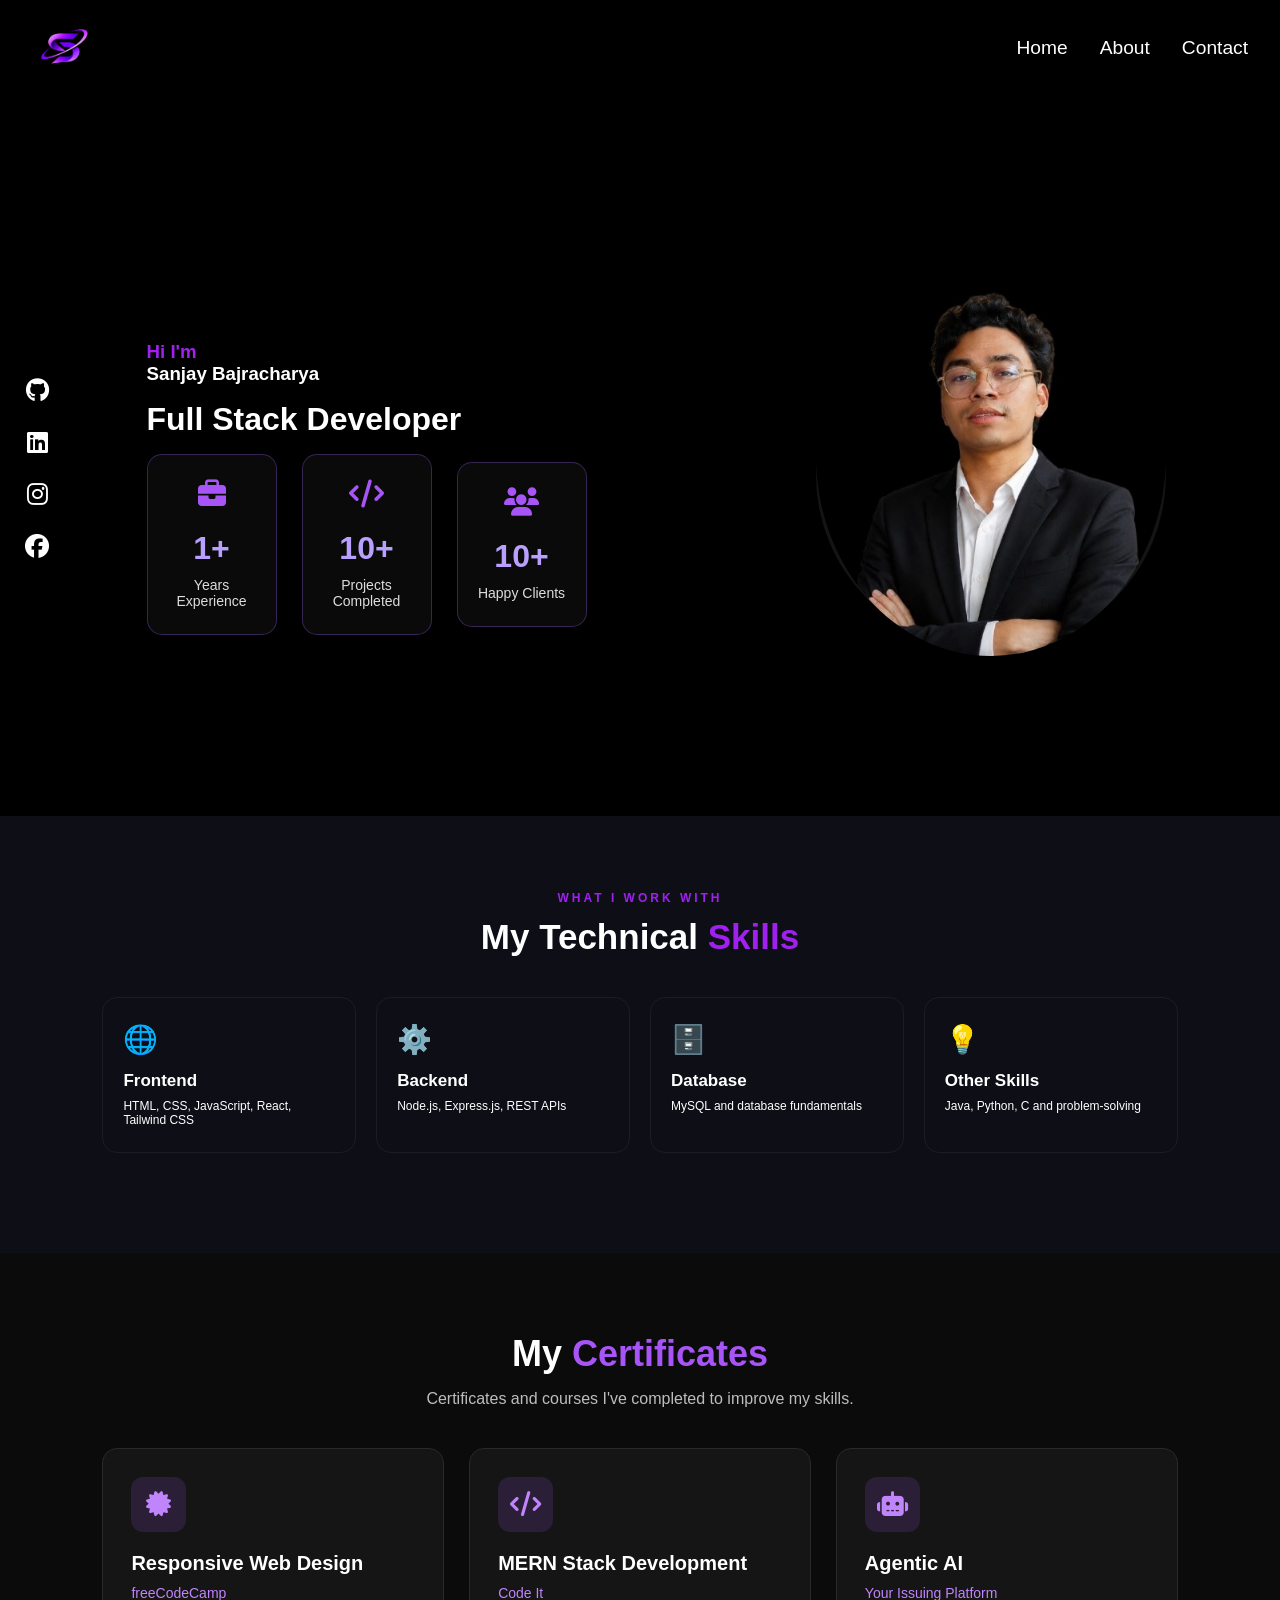
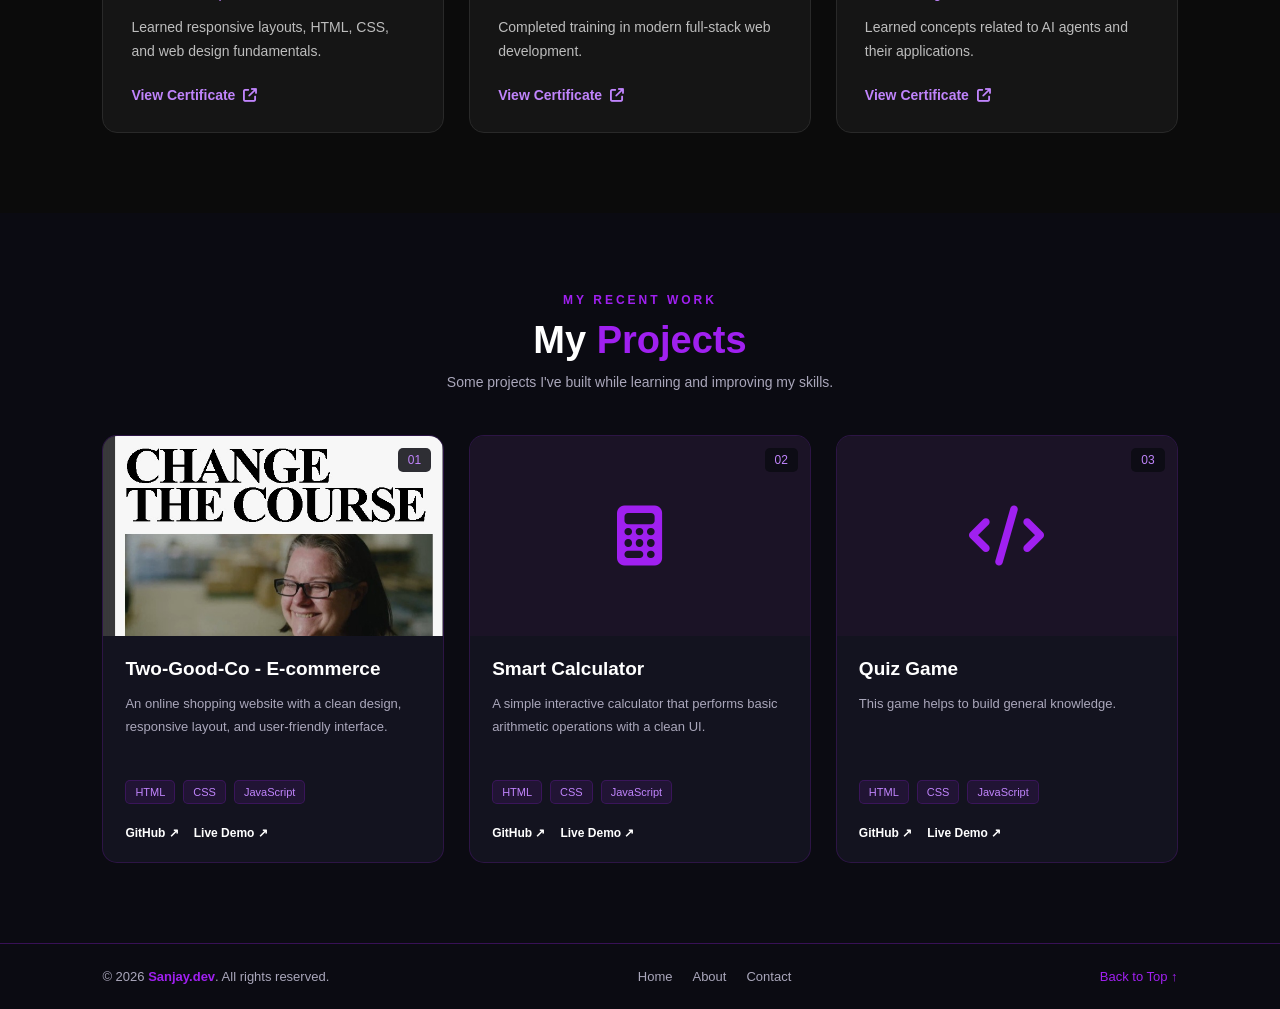
<file: index.html>
<!doctype html>
<html lang="en">
  <head>
    <meta charset="UTF-8" />
    <meta name="viewport" content="width=device-width, initial-scale=1.0" />
    <title>Portfolio</title>
    <link rel="stylesheet" href="style.css" />

    <link
      rel="stylesheet"
      href="https://cdnjs.cloudflare.com/ajax/libs/font-awesome/6.7.2/css/all.min.css"
    />
  </head>
  <body>
    <div class="Container">
      <div class="nav-bar">
        <div id="logo">
          <img src="images/logo.jpg" alt="Logo" />
        </div>
        <div class="nav-links" id="navLinks">
          <a href="index.html">Home</a>
          <a href="navlinks/About.html">About</a>
          <a href="navlinks/Contact.html">Contact</a>
          <a href="navlinks/Contact.html" class="mobile-hire">Hire Me</a>
        </div>
        <button
          id="menubar"
          aria-label="Open navigation menu"
          aria-expanded="false"
          aria-controls="navLinks"
        >
          <i class="fa-solid fa-bars"></i>
        </button>
      </div>
      <div class="heroSection">
        <div class="intro">
          <h3>
            <span> Hi I'm</span> <br />
            Sanjay Bajracharya
          </h3>
          <h1>Full Stack Developer</h1>

          <div class="social-icons">
            <a
              href="https://github.com/sanjaybajra"
              target="_blank"
              aria-label="GitHub"
            >
              <i class="fa-brands fa-github"></i>
            </a>

            <a
              href="https://linkedin.com/in/sanjay-bajracharya-6b6b513b9"
              target="_blank"
              aria-label="LinkedIn"
            >
              <i class="fa-brands fa-linkedin"></i>
            </a>

            <a
              href="https://instagram.com/sanjay_bajracharya7"
              target="_blank"
              aria-label="Instagram"
            >
              <i class="fa-brands fa-instagram"></i>
            </a>

            <a
              href="https://facebook.com/sanjay.bajracharya.71"
              target="_blank"
              aria-label="Facebook"
            >
              <i class="fa-brands fa-facebook"></i>
            </a>
          </div>

          <section class="stats">
            <div class="stat-box">
              <i class="fa-solid fa-briefcase"></i>
              <h2>1+</h2>
              <p>Years Experience</p>
            </div>

            <div class="stat-box">
              <i class="fa-solid fa-code"></i>
              <h2>10+</h2>
              <p>Projects Completed</p>
            </div>

            <div class="stat-box">
              <i class="fa-solid fa-users"></i>
              <h2>10+</h2>
              <p>Happy Clients</p>
            </div>
          </section>
        </div>
        <div class="picture-container">
          <div class="gray-circle"></div>
          <img
            src="images/hero-image.jpg"
            alt="Profile Picture"
            class="profile-img"
          />
        </div>
      </div>
      <section class="skills-section">
        <p class="subtitle">WHAT I WORK WITH</p>
        <h2>My Technical <span>Skills</span></h2>

        <div class="skills-grid">
          <div class="skill-card">
            <span class="skill-icon">🌐</span>
            <h3>Frontend</h3>
            <p>HTML, CSS, JavaScript, React, Tailwind CSS</p>
          </div>

          <div class="skill-card">
            <span class="skill-icon">⚙️</span>
            <h3>Backend</h3>
            <p>Node.js, Express.js, REST APIs</p>
          </div>

          <div class="skill-card">
            <span class="skill-icon">🗄️</span>
            <h3>Database</h3>
            <p>MySQL and database fundamentals</p>
          </div>

          <div class="skill-card">
            <span class="skill-icon">💡</span>
            <h3>Other Skills</h3>
            <p>Java, Python, C and problem-solving</p>
          </div>
        </div>
      </section>

      <!-- Certificates Section -->
      <section class="certificates-section" id="certificates">
        <h2>My <span>Certificates</span></h2>
        <p class="section-description">
          Certificates and courses I've completed to improve my skills.
        </p>

        <div class="certificates-grid">
          <!-- Certificate 1 -->
          <div class="certificate-card">
            <div class="certificate-icon">
              <i class="fa-solid fa-certificate"></i>
            </div>
            <h3>Responsive Web Design</h3>
            <p class="certificate-issuer">freeCodeCamp</p>
            <p class="certificate-description">
              Learned responsive layouts, HTML, CSS, and web design
              fundamentals.
            </p>
            <a
              href="https://www.freecodecamp.org/certification/sanjaybajracharya12/responsive-web-design-v9"
              target="_blank"
              rel="noopener noreferrer"
              class="certificate-btn"
            >
              View Certificate
              <i class="fa-solid fa-arrow-up-right-from-square"></i>
            </a>
          </div>

          <!-- Certificate 2 -->
          <div class="certificate-card">
            <div class="certificate-icon">
              <i class="fa-solid fa-code"></i>
            </div>
            <h3>MERN Stack Development</h3>
            <p class="certificate-issuer">Code It</p>
            <p class="certificate-description">
              Completed training in modern full-stack web development.
            </p>
            <a
              href="images/mernstack.jpeg"
              target="_blank"
              rel="noopener noreferrer"
              class="certificate-btn"
            >
              View Certificate
              <i class="fa-solid fa-arrow-up-right-from-square"></i>
            </a>
          </div>

          <!-- Certificate 3 -->
          <div class="certificate-card">
            <div class="certificate-icon">
              <i class="fa-solid fa-robot"></i>
            </div>
            <h3>Agentic AI</h3>
            <p class="certificate-issuer">Your Issuing Platform</p>
            <p class="certificate-description">
              Learned concepts related to AI agents and their applications.
            </p>
            <a
              href="images/agenticai.jpeg"
              target="_blank"
              rel="noopener noreferrer"
              class="certificate-btn"
            >
              View Certificate
              <i class="fa-solid fa-arrow-up-right-from-square"></i>
            </a>
          </div>
        </div>
      </section>

      <section class="projects-section" id="projects">
        <div class="projects-heading">
          <p class="subtitle">MY RECENT WORK</p>
          <h2>My <span>Projects</span></h2>
          <p>
            Some projects I've built while learning and improving my skills.
          </p>
        </div>

        <div class="projects-grid">
          <!-- Project 1 -->
          <div class="project-card">
            <div class="project-image">
              <img src="images/twogoodgo.jpg" alt="Velmora ecommerce website" />
              <span class="project-number">01</span>
            </div>

            <div class="project-content">
              <h3>Two-Good-Co - E-commerce</h3>
              <p>
                An online shopping website with a clean design, responsive
                layout, and user-friendly interface.
              </p>

              <div class="tech-tags">
                <span>HTML</span>
                <span>CSS</span>
                <span>JavaScript</span>
              </div>

              <div class="project-links">
                <a
                  href="https://github.com/sanjaybajra/Two-Good-Co"
                  target="_blank"
                  rel="noopener noreferrer"
                >
                  GitHub ↗
                </a>
                <a
                  href="YOUR-LIVE-DEMO-URL"
                  target="_blank"
                  rel="noopener noreferrer"
                >
                  Live Demo ↗
                </a>
              </div>
            </div>
          </div>

          <!-- Project 2 -->
          <div class="project-card">
            <div class="project-image project-placeholder">
              <span>02</span>
              <i class="fa-solid fa-calculator"></i>
            </div>

            <div class="project-content">
              <h3>Smart Calculator</h3>
              <p>
                A simple interactive calculator that performs basic arithmetic
                operations with a clean UI.
              </p>

              <div class="tech-tags">
                <span>HTML</span>
                <span>CSS</span>
                <span>JavaScript</span>
              </div>

              <div class="project-links">
                <a
                  href="https://github.com/sanjaybajra/CodeAlpha_Calculator"
                  target="_blank"
                  rel="noopener noreferrer"
                >
                  GitHub ↗
                </a>
                <a
                  href="YOUR-CALCULATOR-DEMO-URL"
                  target="_blank"
                  rel="noopener noreferrer"
                >
                  Live Demo ↗
                </a>
              </div>
            </div>
          </div>

          <!-- Project 3 -->
          <div class="project-card">
            <div class="project-image project-placeholder">
              <span>03</span>
              <i class="fa-solid fa-code"></i>
            </div>

            <div class="project-content">
              <h3>Quiz Game</h3>
              <p>This game helps to build general knowledge.</p>

              <div class="tech-tags">
                <span>HTML</span>
                <span>CSS</span>
                <span>JavaScript</span>
              </div>

              <div class="project-links">
                <a
                  href="https://github.com/sanjaybajra/Quiz-Game"
                  target="_blank"
                  rel="noopener noreferrer"
                >
                  GitHub ↗
                </a>
                <a
                  href="https://github.com/sanjaybajra/Quiz-Game"
                  target="_blank"
                  rel="noopener noreferrer"
                >
                  Live Demo ↗
                </a>
              </div>
            </div>
          </div>
        </div>
      </section>

      <footer class="footer">
        <p>© 2026 <span>Sanjay.dev</span>. All rights reserved.</p>

        <div class="footer-links">
          <a href="index.html">Home</a>
          <a href="navlinks/About.html">About</a>

          <a href="navlinks/Contact.html">Contact</a>
        </div>

        <a href="#" class="back-to-top">Back to Top ↑</a>
      </footer>
    </div>
    <script src="script.js"></script>
  </body>
</html>
</file>
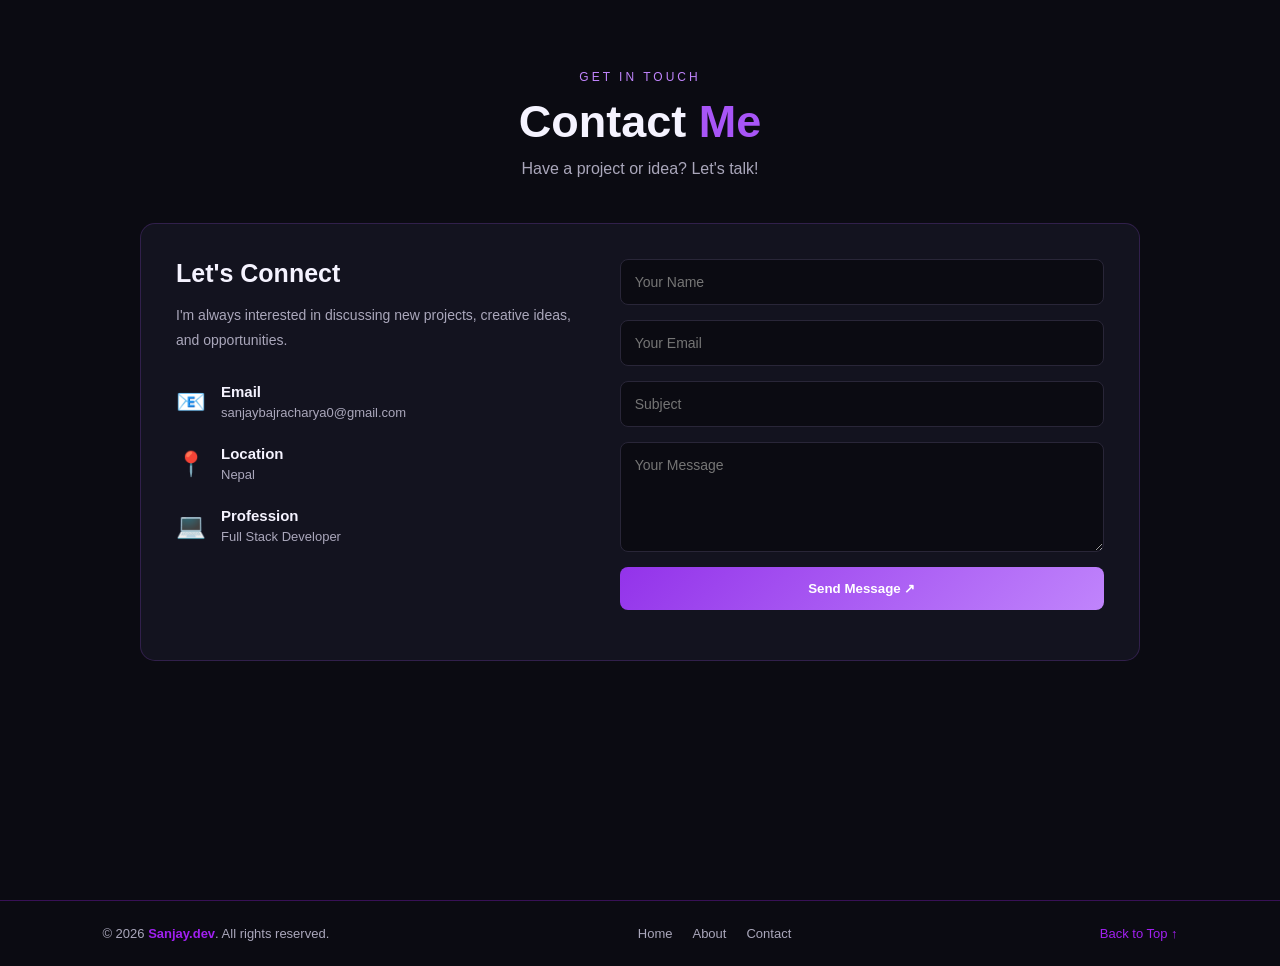
<file: navlinks/Contact.html>
<!DOCTYPE html>
<html lang="en">
<head>
    <meta charset="UTF-8">
    <meta name="viewport" content="width=device-width, initial-scale=1.0">
    <title>Contact | Sanjay.dev</title>
     <link rel="stylesheet" href="../style.css">
    <link rel="stylesheet" href="Contact.css">
</head>
<body>

    <section class="contact-section">
           
        <div class="contact-heading">
            <p>GET IN TOUCH</p>
            <h1>Contact <span>Me</span></h1>
            <p>Have a project or idea? Let's talk!</p>
        </div>

        <div class="contact-container">

            <div class="contact-info">
                <h2>Let's Connect</h2>
                <p>
                    I'm always interested in discussing new projects,
                    creative ideas, and opportunities.
                </p>

                <div class="info">
                    <span>📧</span>
                    <div>
                        <h3>Email</h3>
                        <p>sanjaybajracharya0@gmail.com</p>
                    </div>
                </div>

                <div class="info">
                    <span>📍</span>
                    <div>
                        <h3>Location</h3>
                        <p>Nepal</p>
                    </div>
                </div>

                <div class="info">
                    <span>💻</span>
                    <div>
                        <h3>Profession</h3>
                        <p>Full Stack Developer</p>
                    </div>
                </div>
            </div>

            <form id="contactForm">
                <input
                    type="text"
                    id="name"
                    placeholder="Your Name"
                    required
                >

                <input
                    type="email"
                    id="email"
                    placeholder="Your Email"
                    required
                >

                <input
                    type="text"
                    id="subject"
                    placeholder="Subject"
                    required
                >

                <textarea
                    id="message"
                    placeholder="Your Message"
                    rows="5"
                    required
                ></textarea>

                <button type="submit">Send Message ↗</button>
                <p id="formStatus" aria-live="polite"></p>
            </form>

        </div>
    </section>
    
<footer class="footer">
    <p>© 2026 <span>Sanjay.dev</span>. All rights reserved.</p>

    <div class="footer-links">
        <a href="../index.html">Home</a>
        <a href="About.html">About</a>
       
        <a href="Contact.html">Contact</a>
    </div>

    <a href="#" class="back-to-top">Back to Top ↑</a>
</footer>


    <script src="Contact.js"></script>
</body>
</html>
</file>
<file: style.css>
html, body {
  background: #000;        /* use your page's black */
  overflow-x: hidden;
  max-width: 100%;
}

*, *::before, *::after {
  box-sizing: border-box;
}
* {
    box-sizing: border-box;
    margin: 0;
    padding: 0;
    font-family: 'Poppins', sans-serif;
}
.Container {
    background-color: black;
    height: 100vh;
    width: 100vw;
    margin: 0;
    padding: 0;
}
.nav-bar {
    display: flex;
    justify-content: space-between;
    align-items: center;
    padding: 1rem 2rem;

    color: white;
}
#menubar i{
  display: none;
  
}
#logo {
    font-size: 1.5rem;
    font-weight: bold;
    color:	rgb(160, 32, 240);
    height: 4rem;
    width: 4rem;
}
#logo img{
    height: 100%;
    width: 100%;
}
.nav-links{
    display: flex;
    justify-content: space-between;
    align-items: center;
    gap: 2rem;
    
}
.nav-links a {
    text-decoration: none;
    color: white;
    font-size: 1.2rem;
}
.nav-links a:hover {
    color: 	rgb(160, 32, 240);
}
.btn{
    background-color: 	rgb(160, 32, 240);
    color: white;
    padding: 0.5rem 1rem;
    border-radius: 5px;
    text-decoration: none;
    border: none;
 
    font-weight: bold;
}
.btn:hover{
    background-color: transparent;
    color: 	rgb(160, 32, 240);
    border: 1px solid 	rgb(160, 32, 240);
    cursor: pointer;
}
#menubar {
    display: none;
    background: transparent;
    border: none;
    color: white;
    font-size: 1.7rem;
    cursor: pointer;
}
.heroSection {
    display: flex;
    justify-content: space-around;
    align-items: center;
    height: 80vh;
    color: white;
    text-align: left;

}
.intro{
    display: flex;
    flex-direction: column;
    justify-content: center;
    align-items: flex-start;
    gap: 1rem;
    margin-left: 2rem;
    margin-top:4rem;
}
.intro h3{
    align-items: center;
}
.intro h3 span {
    color: rgb(160, 32, 240);
}
.social-icons {
    display: flex;
    flex-direction: column;
    position: fixed;
    left:25px;
    top: 50%;
    transform: translateY(-50%);
    z-index: 1000;
    justify-content: center;
    align-items: center;
    gap:1.5rem;
    margin-top: 1.2rem;
    

}

.social-icons a {
    color: white;
    font-size: 24px;
    font-size: 1.5rem;
    transition: 0.3s ease;
    
}
.social-icons a:hover {
    color: rgb(160, 32, 240);
    transform: scale(1.2);
}
.picture-container {
    position: relative;
    width: 350px;
    height: 400px;
    display: flex;
    justify-content: center;
    align-items: center;
}
 .gray-circle {
    position: absolute;
    width: 350px;
    height: 350px;
    background-color: #151414;
    border-radius: 50%;
    top:11%;
    left:50%;
    transform: translateX(-50%);
    z-index: 0;
}
.profile-img {
   position:relative;
   z-index: 1;
   width: 100%;
   height: 100%;
   object-fit: cover;
   object-position: center top  ;
   border-radius: 50%;
}

/* Statistics Section */
.stats {
  display: flex;
  justify-content: center;
  align-items: center;
  gap: 25px;
  flex-wrap: wrap;
  margin: 60px autp;
  
}

.stat-box {
  width: 130px;
  padding: 25px 15px;
  text-align: center;
  background: rgba(255, 255, 255, 0.04);
  border: 1px solid rgba(160, 100, 255, 0.3);
  border-radius: 15px;
  transition: 0.3s ease;
}

.stat-box:hover {
  transform: translateY(-8px);
  border-color: #a855f7;
  box-shadow: 0 0 20px rgba(168, 85, 247, 0.2);
}

.stat-box i {
  font-size: 28px;
  color: #a855f7;
  margin-bottom: 12px;
}

.stat-box h2 {
  font-size: 32px;
  color: #b9a0ff;
  margin: 10px 0;
}

.stat-box p {
  color: #ddd;
  font-size: 14px;
}
.skills-section {
    padding: 75px 8% 100px;
    text-align: center;
    background: #0e0e17;
    color: white;
}

.skills-section h2 {
    font-size: 35px;
    margin-bottom: 40px;
}
.skills-section h2 span{
    color:rgb(160, 32, 240);
}

.skills-grid {
    display: grid;
    grid-template-columns: repeat(4, 1fr);
    gap: 20px;
    text-align: left;
}

.skill-card {
    padding: 25px 20px;
    background: var(--card);
    border: 1px solid rgba(255,255,255,0.06);
    border-radius: 15px;
    transition: 0.3s;
}

.skill-card:hover {
    transform: translateY(-6px);
    border-color: var(--purple);
}

.skill-icon {
    font-size: 28px;
}

.skill-card h3 {
    font-size: 17px;
    margin: 15px 0 8px;
}

.skill-card p {
    color: var(--muted);
    font-size: 12px;
}

/* Footer */

footer {
    padding: 25px 8%;
    text-align: center;
    border-top: 1px solid rgba(255,255,255,0.06);
    color: var(--muted);
    font-size: 12px;
}

/* Mobile Responsive */

/* Fix global layout */
html {
    scroll-behavior: smooth;
}

body {
    overflow-x: hidden;
}

.Container {
    width: 100%;
    min-height: 100vh;
    height: auto;
}

.footer {
    background: #0b0b12;
    color: #aaa7bb;
    padding: 25px 8%;
    border-top: 1px solid rgba(160, 32, 240, 0.3);

    display: flex;
    justify-content: space-between;
    align-items: center;
    flex-wrap: wrap;
    gap: 20px;

    font-size: 13px;
}

.footer p span {
    color: rgb(160, 32, 240);
    font-weight: bold;
}

.footer-links {
    display: flex;
    gap: 20px;
    flex-wrap: wrap;
}

.footer-links a,
.back-to-top {
    color: #aaa7bb;
    text-decoration: none;
    transition: 0.3s;
}

.footer-links a:hover,
.back-to-top:hover {
    color: rgb(160, 32, 240);
}

.back-to-top {
    color: rgb(160, 32, 240);
}

/* Mobile responsive */
@media (max-width: 600px) {
    .footer {
        flex-direction: column;
        text-align: center;
        padding: 25px 5%;
        gap: 15px;
    }

    .footer-links {
        justify-content: center;
        gap: 15px;
    }
}

.projects-section {
    background: #0b0b12;
    color: white;
    padding: 80px 8%;
}

.projects-heading {
    text-align: center;
    margin-bottom: 45px;
}

.subtitle {
    color: rgb(160, 32, 240);
    font-size: 12px;
    letter-spacing: 3px;
    font-weight: 600;
    margin-bottom: 12px;
}

.projects-heading h2 {
    font-size: 38px;
    margin-bottom: 12px;
}

.projects-heading h2 span {
    color: rgb(160, 32, 240);
}

.projects-heading > p:last-child {
    color: #aaa7bb;
    font-size: 14px;
}

.projects-grid {
    display: grid;
    grid-template-columns: repeat(3, minmax(0, 1fr));
    gap: 25px;
}

.project-card {
    background: #13131f;
    border: 1px solid rgba(160, 32, 240, 0.18);
    border-radius: 15px;
    overflow: hidden;
    transition: 0.3s ease;
}

.project-card:hover {
    transform: translateY(-8px);
    border-color: rgb(160, 32, 240);
    box-shadow: 0 12px 35px rgba(160, 32, 240, 0.12);
}

.project-image {
    position: relative;
    height: 200px;
    overflow: hidden;
    background: #1b1326;
}

.project-image img {
    width: 100%;
    height: 100%;
    object-fit: cover;
    display: block;
    transition: transform 0.4s ease;
}

.project-card:hover .project-image img {
    transform: scale(1.05);
}

.project-number,
.project-placeholder > span {
    position: absolute;
    top: 12px;
    right: 12px;
    padding: 5px 10px;
    background: rgba(11, 11, 18, 0.85);
    color: #c084fc;
    border-radius: 5px;
    font-size: 12px;
}

.project-placeholder {
    display: flex;
    justify-content: center;
    align-items: center;
}

.project-placeholder i {
    font-size: 60px;
    color: rgb(160, 32, 240);
}

.project-content {
    padding: 22px;
}

.project-content h3 {
    font-size: 19px;
    margin-bottom: 12px;
}

.project-content > p {
    color: #aaa7bb;
    font-size: 13px;
    line-height: 1.8;
    min-height: 70px;
}

.tech-tags {
    display: flex;
    flex-wrap: wrap;
    gap: 8px;
    margin: 18px 0 22px;
}

.tech-tags span {
    color: #c084fc;
    background: rgba(160, 32, 240, 0.1);
    border: 1px solid rgba(160, 32, 240, 0.2);
    padding: 5px 9px;
    font-size: 11px;
    border-radius: 5px;
}

.project-links {
    display: flex;
    flex-wrap: wrap;
    gap: 15px;
}

.project-links a {
    color: white;
    font-size: 12px;
    font-weight: 600;
    text-decoration: none;
    transition: 0.3s;
}

.project-links a:hover {
    color: #c084fc;
}

/* Tablet */
@media (max-width: 1000px) {
    .projects-grid {
        grid-template-columns: repeat(2, minmax(0, 1fr));
    }

    .projects-section {
        padding: 65px 5%;
    }
}

/* Mobile */
@media (max-width: 650px) {
     #menubar {
        display: block;
        margin-left: auto;
        z-index: 1002;
    }

    /* Hide links until clicked */
    .nav-links {
        display: none;
        position: absolute;
        top: 100%;
        left: 0;
        width: 100%;
        flex-direction: column;
        align-items: stretch;
        gap: 0;
        padding: 0.5rem 1.5rem 1.2rem;
        background: #111;
        border-top: 1px solid #292929;
        box-shadow: 0 10px 20px rgba(0, 0, 0, 0.3);
    }

    /* Show links when menu opens */
    .nav-links.active {
        display: flex;
    }

    .nav-links a {
        display: block;
        text-align: center;
        padding: 0.9rem 0;
        font-size: 1rem;
    }

    .nav-links .btn {
        margin-top: 0.5rem;
    }
    .projects-section {
        padding: 50px 6%;
    }

    .projects-heading h2 {
        font-size: 30px;
    }

    .projects-grid {
        grid-template-columns: 1fr;
        gap: 22px;
    }

    .project-image {
        height: 210px;
    }

    .project-content > p {
        min-height: auto;
    }
}


/* Large laptops and tablets */
@media (max-width: 1024px) {
    .nav-bar {
        padding: 1rem 1.5rem;
    }

    .nav-links {
        gap: 1.2rem;
    }

    .nav-links a {
        font-size: 1rem;
    }

    .heroSection {
        gap: 2rem;
        padding: 2rem 4%;
    }

    .intro {
        margin-left: 1.5rem;
    }

    .picture-container {
        width: 300px;
        height: 350px;
        flex-shrink: 0;
    }
    .btn{
        display: none;
    }

    .gray-circle {
        width: 300px;
        height: 300px;
    }

    .skills-grid {
        grid-template-columns: repeat(2, minmax(0, 1fr));
    }
}

/* Mobile navigation and hero section */
@media (max-width: 768px) {
    .nav-bar {
        position: relative;
        flex-wrap: wrap;
        padding: 1rem 1.2rem;
    }

    #logo {
        width: 3.5rem;
        height: 3.5rem;
    }

    /* Show hamburger icon */
    #menubar i {
        display: block;
        color: white;
        font-size: 1.8rem;
        cursor: pointer;
    }

    /* Dropdown navigation */
    .nav-links {
        display: none;
        position: absolute;
        top: 100%;
        left: 0;
        width: 100%;
        flex-direction: column;
        align-items: stretch;
        gap: 0;
        padding: 1rem 1.5rem;
        background: #111;
        z-index: 1001;
        border-top: 1px solid #292929;
    }

    .nav-links.active {
        display: flex;
    }

    .nav-links a {
        display: block;
        padding: 0.8rem 0;
        font-size: 1rem;
    }

    .nav-links .btn {
        text-align: center;
        margin-top: 0.5rem;
    }

    /* Hero layout */
    .heroSection {
        height: auto;
        min-height: unset;
        flex-direction: column-reverse;
        justify-content: center;
        gap: 2rem;
        padding: 3rem 1.5rem;
        text-align: center;
    }

    .intro {
        margin: 0;
        align-items: center;
        width: 100%;
        gap: 1rem;
    }

    .intro h1 {
        font-size: clamp(1.8rem, 7vw, 2.5rem);
    }

    .intro h3 {
        font-size: 1.1rem;
    }

    .intro p {
        max-width: 500px;
        line-height: 1.7;
    }

    .picture-container {
        width: min(280px, 75vw);
        height: min(320px, 85vw);
    }

    .gray-circle {
        width: 90%;
        height: auto;
        aspect-ratio: 1;
        top: 10%;
    }

    .profile-img {
        width: 100%;
        height: 100%;
    }

    /* Social icons */
    .social-icons {
        position: static;
        transform: none;
        flex-direction: row;
        gap: 1.5rem;
        margin: 1rem 0 0;
    }

    .social-icons a {
        font-size: 1.4rem;
    }

    /* Statistics */
    .stats {
        gap: 15px;
        margin: 20px auto 40px;
        padding: 0 1rem;
    }

    .stat-box {
        width: calc(50% - 10px);
        max-width: 180px;
        padding: 20px 10px;
    }

    .stat-box h2 {
        font-size: 26px;
    }

    /* Skills */
    .skills-section {
        padding: 50px 6%;
    }

    .skills-section h2 {
        font-size: 28px;
    }

    .skills-grid {
        grid-template-columns: repeat(2, minmax(0, 1fr));
        gap: 15px;
    }

    .skill-card {
        padding: 20px 15px;
        min-width: 0;
    }

    footer {
        padding: 20px 5%;
    }
}

/* Small mobile phones */
@media (max-width: 480px) {
    .heroSection {
        padding: 2rem 1rem;
    }

    .picture-container {
        width: 230px;
        height: 260px;
    }

    .intro h1 {
        font-size: 1.8rem;
    }

    .intro h3 {
        font-size: 1rem;
    }

    .intro p {
        font-size: 0.9rem;
    }

    .stats {
        gap: 10px;
    }

    .stat-box {
        width: calc(50% - 5px);
        padding: 16px 8px;
    }

    .stat-box i {
        font-size: 23px;
    }

    .stat-box h2 {
        font-size: 23px;
    }

    .stat-box p {
        font-size: 12px;
    }

    .skills-section h2 {
        font-size: 24px;
    }

    .skills-grid {
        grid-template-columns: 1fr;
    }

    .skill-card {
        text-align: center;
    }
}

/* Very small screens */
@media (max-width: 350px) {
    .nav-bar {
        padding: 0.8rem;
    }

    .picture-container {
        width: 200px;
        height: 230px;
    }

    .intro h1 {
        font-size: 1.6rem;
    }
}


/* Certificates Section */
.certificates-section {
    padding: 80px 8%;
    background: #0b0b0b;
    color: white;
    text-align: center;
}

.certificates-section h2 {
    font-size: 36px;
    margin-bottom: 15px;
}

.certificates-section h2 span {
    color: #a855f7;
}

.section-description {
    color: #bdbdbd;
    margin-bottom: 40px;
    font-size: 16px;
}

.certificates-grid {
    display: grid;
    grid-template-columns: repeat(3, minmax(0, 1fr));
    gap: 25px;
    text-align: left;
}

.certificate-card {
    background: #151515;
    border: 1px solid #292929;
    border-radius: 15px;
    padding: 28px;
    transition: 0.3s ease;
}

.certificate-card:hover {
    transform: translateY(-8px);
    border-color: #a855f7;
    box-shadow: 0 8px 25px rgba(168, 85, 247, 0.15);
}

.certificate-icon {
    width: 55px;
    height: 55px;
    background: rgba(168, 85, 247, 0.15);
    color: #c084fc;
    border-radius: 12px;
    display: flex;
    align-items: center;
    justify-content: center;
    font-size: 25px;
    margin-bottom: 20px;
}

.certificate-card h3 {
    font-size: 20px;
    margin-bottom: 10px;
}

.certificate-issuer {
    color: #c084fc;
    font-size: 14px;
    margin-bottom: 15px;
}

.certificate-description {
    color: #bdbdbd;
    font-size: 14px;
    line-height: 1.7;
    margin-bottom: 22px;
}

.certificate-btn {
    display: inline-flex;
    align-items: center;
    gap: 8px;
    color: #c084fc;
    text-decoration: none;
    font-size: 14px;
    font-weight: 600;
    transition: 0.3s;
}

.certificate-btn:hover {
    color: white;
}

/* Tablet */
@media (max-width: 900px) {
    .certificates-grid {
        grid-template-columns: repeat(2, minmax(0, 1fr));
    }
}

/* Mobile */
@media (max-width: 600px) {
    .certificates-section {
        padding: 60px 5%;
    }

    .certificates-section h2 {
        font-size: 29px;
    }

    .certificates-grid {
        grid-template-columns: 1fr;
    }
}




/* menubar */
:root {
  --accent: #6c5ce7;
  --accent-2: #a29bfe;
  --accent-rgb: 108, 92, 231; /* same color as --accent, in RGB */
  --menu-bg: rgba(20, 20, 35, 0.92);
  --menu-text: #f1f1f7;
}

.nav-bar {
  position: relative;
}

/* Hamburger button (hidden on desktop) */
.nav-bar #menubar {
  display: none;
  align-items: center;
  justify-content: center;
  width: 46px;
  height: 46px;
  border: none;
  border-radius: 50%;
  background: linear-gradient(135deg, var(--accent), var(--accent-2));
  color: #fff;
  font-size: 1.15rem;
  cursor: pointer;
  box-shadow: 0 8px 20px rgba(var(--accent-rgb), 0.45);
  transition: transform 0.3s ease, box-shadow 0.3s ease;
}

.nav-bar #menubar:hover {
  box-shadow: 0 10px 26px rgba(var(--accent-rgb), 0.6);
}

.nav-bar #menubar:active {
  transform: scale(0.92);
}

.nav-bar #menubar[aria-expanded="true"] {
  transform: rotate(90deg);
}

/* Mobile "Hire Me" link (hidden on desktop) */
.nav-bar .nav-links a.mobile-hire {
  display: none;
}

@media (max-width: 768px) {
  .nav-bar #menubar {
    display: flex;
  }

  .nav-bar > .btn {
    display: none;
  }

  .nav-bar .nav-links {
    display: flex;
    flex-direction: column;
    gap: 4px;
    counter-reset: nav;
    position: absolute;
    top: calc(100% + 14px);
    left: 12px;
    right: 12px;
    padding: 14px;
    background: var(--menu-bg);
    -webkit-backdrop-filter: blur(14px);
    backdrop-filter: blur(14px);
    border: 1px solid rgba(255, 255, 255, 0.1);
    border-radius: 22px;
    box-shadow: 0 24px 50px rgba(0, 0, 0, 0.35);
    z-index: 9999;

    /* closed state */
    opacity: 0;
    visibility: hidden;
    transform: translateY(-16px) scale(0.96);
    transform-origin: top right;
    transition: opacity 0.3s ease, transform 0.3s cubic-bezier(0.2, 0.9, 0.3, 1.2),
      visibility 0.3s;
  }

  /* small pointer arrow under the button */
  .nav-bar .nav-links::before {
    content: "";
    position: absolute;
    top: -7px;
    right: 18px;
    width: 14px;
    height: 14px;
    background: var(--menu-bg);
    border-top: 1px solid rgba(255, 255, 255, 0.1);
    border-left: 1px solid rgba(255, 255, 255, 0.1);
    transform: rotate(45deg);
  }

  .nav-bar .nav-links.active {
    opacity: 1;
    visibility: visible;
    transform: translateY(0) scale(1);
  }

  /* links */
  .nav-bar .nav-links a {
    counter-increment: nav;
    display: flex;
    align-items: center;
    gap: 14px;
    padding: 15px 16px;
    border-radius: 14px;
    font-size: 1.02rem;
    font-weight: 500;
    letter-spacing: 0.3px;
    color: var(--menu-text);
    text-decoration: none;
    background: rgba(255, 255, 255, 0.04);
    transition: background 0.25s, transform 0.25s, color 0.25s;
  }

  .nav-bar .nav-links a::before {
    content: "0" counter(nav);
    font-size: 0.75rem;
    font-weight: 700;
    color: var(--accent-2);
    opacity: 0.9;
  }

  .nav-bar .nav-links a:hover,
  .nav-bar .nav-links a:active {
    background: linear-gradient(
      90deg,
      rgba(var(--accent-rgb), 0.55),
      rgba(var(--accent-rgb), 0.15)
    );
    transform: translateX(6px);
    color: #fff;
  }

  /* Hire Me call-to-action */
  .nav-bar .nav-links a.mobile-hire {
    display: flex;
    justify-content: center;
    margin-top: 8px;
    padding: 16px;
    background: linear-gradient(135deg, var(--accent), var(--accent-2));
    color: #fff;
    font-weight: 700;
    box-shadow: 0 10px 24px rgba(var(--accent-rgb), 0.45);
  }

  .nav-bar .nav-links a.mobile-hire::before {
    content: "";
    display: none;
  }

  .nav-bar .nav-links a.mobile-hire:hover {
    transform: translateY(-2px);
    filter: brightness(1.08);
  }
}
</file>
<file: navlinks/Contact.css>
* {
    margin: 0;
    padding: 0;
    box-sizing: border-box;
}

body {
    font-family: Arial, sans-serif;
    background: #0b0b12;
    color: #f5f3ff;
}
.nav-bar {
    display: flex;
    justify-content: space-between;
    align-items: center;
    padding: 1rem 2rem;

    color: white;
}
#menubar i{
  display: none;
  
}
#logo {
    font-size: 1.5rem;
    font-weight: bold;
    color:	rgb(160, 32, 240);
    height: 4rem;
    width: 4rem;
}
#logo img{
    height: 100%;
    width: 100%;
}
.nav-links{
    display: flex;
    justify-content: space-between;
    align-items: center;
    gap: 2rem;
    
}
.nav-links a {
    text-decoration: none;
    color: white;
    font-size: 1.2rem;
}
.nav-links a:hover {
    color: 	rgb(160, 32, 240);
}
.btn{
    background-color: 	rgb(160, 32, 240);
    color: white;
    padding: 0.5rem 1rem;
    border-radius: 5px;
    text-decoration: none;
    border: none;
}
.btn:hover{
    background-color: transparent;
    color: 	rgb(160, 32, 240);
    border: 1px solid 	rgb(160, 32, 240);
    cursor: pointer;
}


.contact-section {
    min-height: 100vh;
  
    
   padding-top: 70px;
   padding-bottom: 70px;
}

.contact-heading {
    text-align: center;
    margin-bottom: 45px;
}

.contact-heading > p:first-child {
    color: #c084fc;
    letter-spacing: 3px;
    font-size: 12px;
    margin-bottom: 12px;
}

.contact-heading h1 {
    font-size: 45px;
    margin-bottom: 12px;
}

.contact-heading h1 span {
    color: #a855f7;
}

.contact-heading > p:last-child {
    color: #aaa7bb;
}

.contact-container {
    max-width: 1000px;
    margin: auto;
    display: grid;
    grid-template-columns: 1fr 1.2fr;
    gap: 40px;
    padding: 35px;
    background: #13131f;
    border: 1px solid rgba(168, 85, 247, 0.2);
    border-radius: 15px;
}

.contact-info h2 {
    font-size: 25px;
    margin-bottom: 15px;
}

.contact-info > p {
    color: #aaa7bb;
    font-size: 14px;
    line-height: 1.8;
    margin-bottom: 30px;
}

.info {
    display: flex;
    align-items: center;
    gap: 15px;
    margin-bottom: 25px;
}

.info > span {
    font-size: 24px;
}

.info h3 {
    font-size: 15px;
    margin-bottom: 5px;
}

.info p {
    color: #aaa7bb;
    font-size: 13px;
    overflow-wrap: anywhere;
}

form {
    display: flex;
    flex-direction: column;
    gap: 15px;
}

input,
textarea {
    width: 100%;
    padding: 14px;
    background: #0b0b12;
    color: white;
    border: 1px solid #292638;
    border-radius: 8px;
    outline: none;
    font-family: inherit;
    font-size: 14px;
}

input:focus,
textarea:focus {
    border-color: #a855f7;
}

textarea {
    resize: vertical;
}

button {
    padding: 14px;
    background: linear-gradient(135deg, #9333ea, #c084fc);
    color: white;
    border: none;
    border-radius: 8px;
    font-weight: bold;
    cursor: pointer;
    transition: 0.3s;
}

button:hover {
    transform: translateY(-2px);
    box-shadow: 0 5px 20px rgba(168, 85, 247, 0.2);
}

#formStatus {
    color: #c084fc;
    font-size: 13px;
}

.footer {
    background: #0b0b12;
    color: #aaa7bb;
    padding: 25px 8%;
    border-top: 1px solid rgba(160, 32, 240, 0.3);

    display: flex;
    justify-content: space-between;
    align-items: center;
    flex-wrap: wrap;
    gap: 20px;

    font-size: 13px;
}

.footer p span {
    color: rgb(160, 32, 240);
    font-weight: bold;
}

.footer-links {
    display: flex;
    gap: 20px;
    flex-wrap: wrap;
}

.footer-links a,
.back-to-top {
    color: #aaa7bb;
    text-decoration: none;
    transition: 0.3s;
}

.footer-links a:hover,
.back-to-top:hover {
    color: rgb(160, 32, 240);
}

.back-to-top {
    color: rgb(160, 32, 240);
}

/* Mobile responsive */
@media (max-width: 600px) {
    .footer {
        flex-direction: column;
        text-align: center;
        padding: 25px 5%;
        gap: 15px;
    }

    .footer-links {
        justify-content: center;
        gap: 15px;
    }
}


@media (max-width: 700px) {
    .contact-section {
        padding: 45px 5%;
    }

    .contact-heading h1 {
        font-size: 36px;
    }

    .contact-container {
        grid-template-columns: 1fr;
        padding: 22px;
        gap: 25px;
    }
}
</file>
